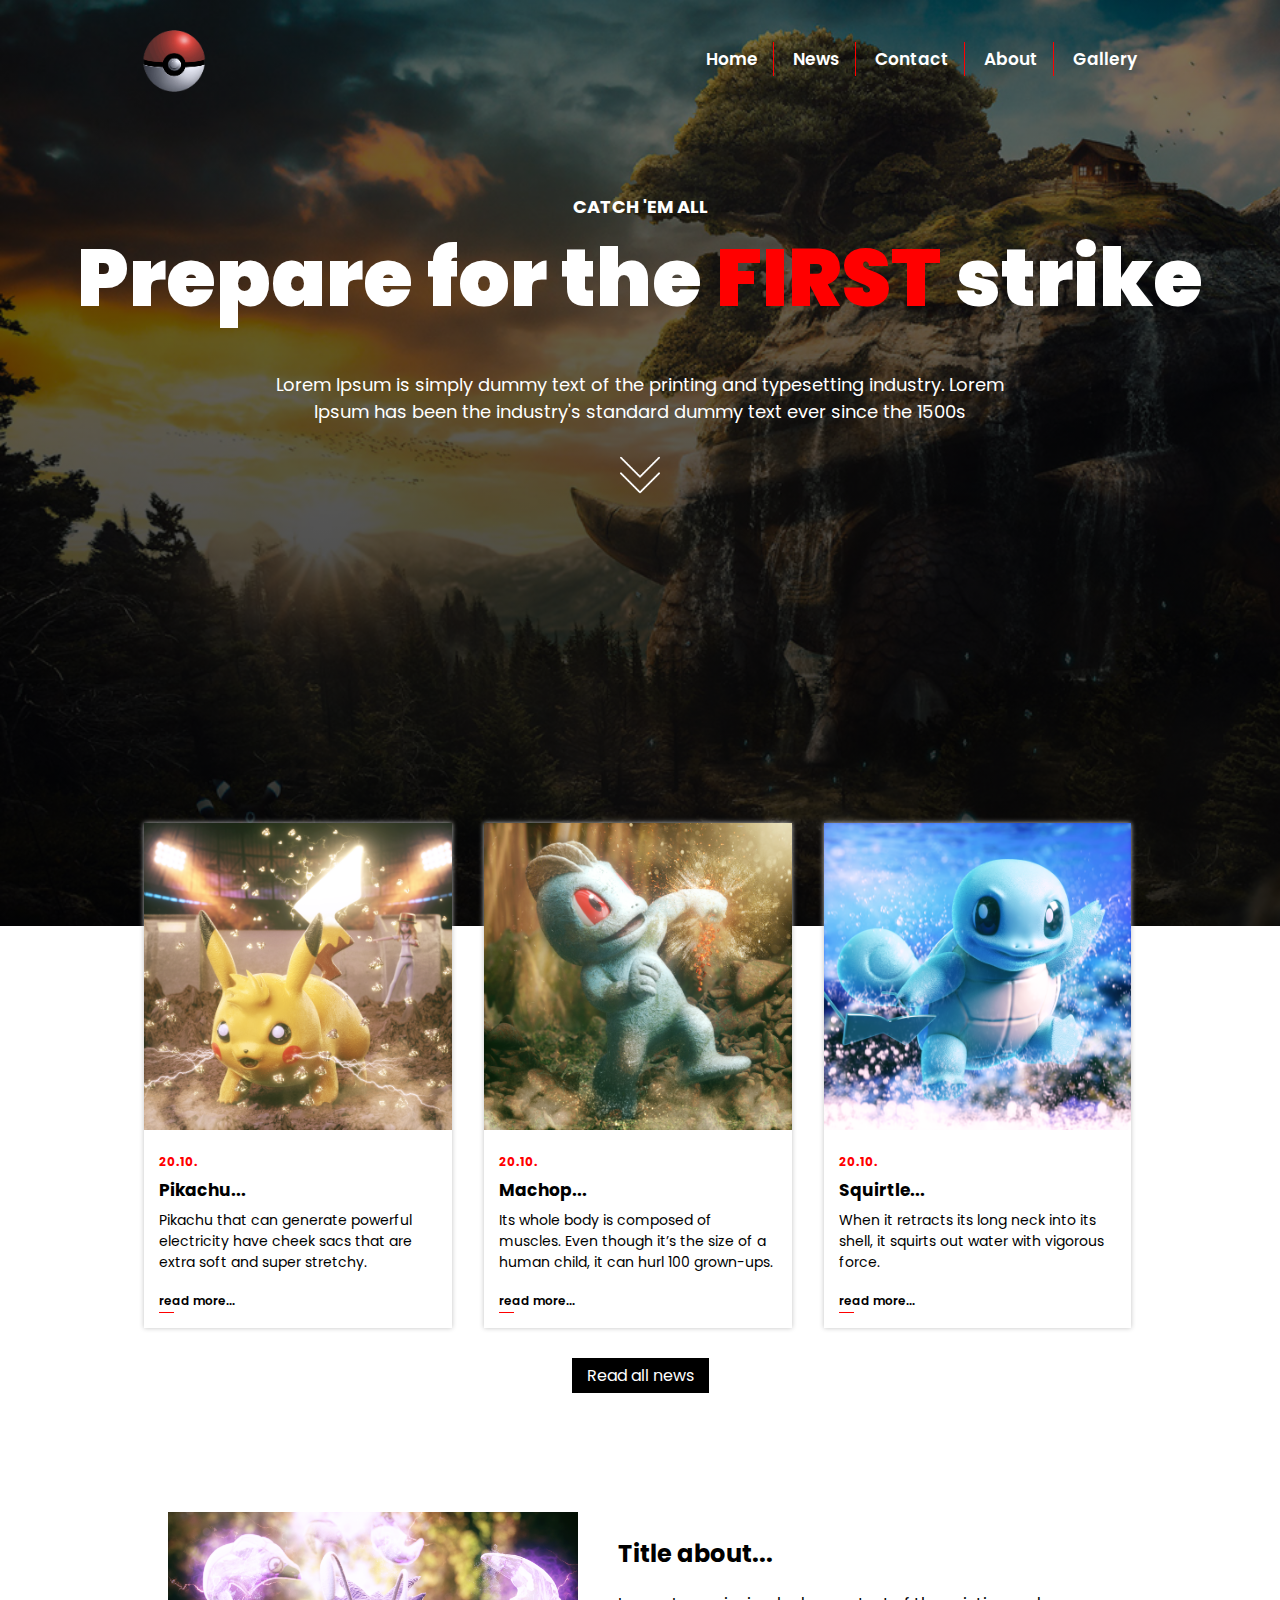
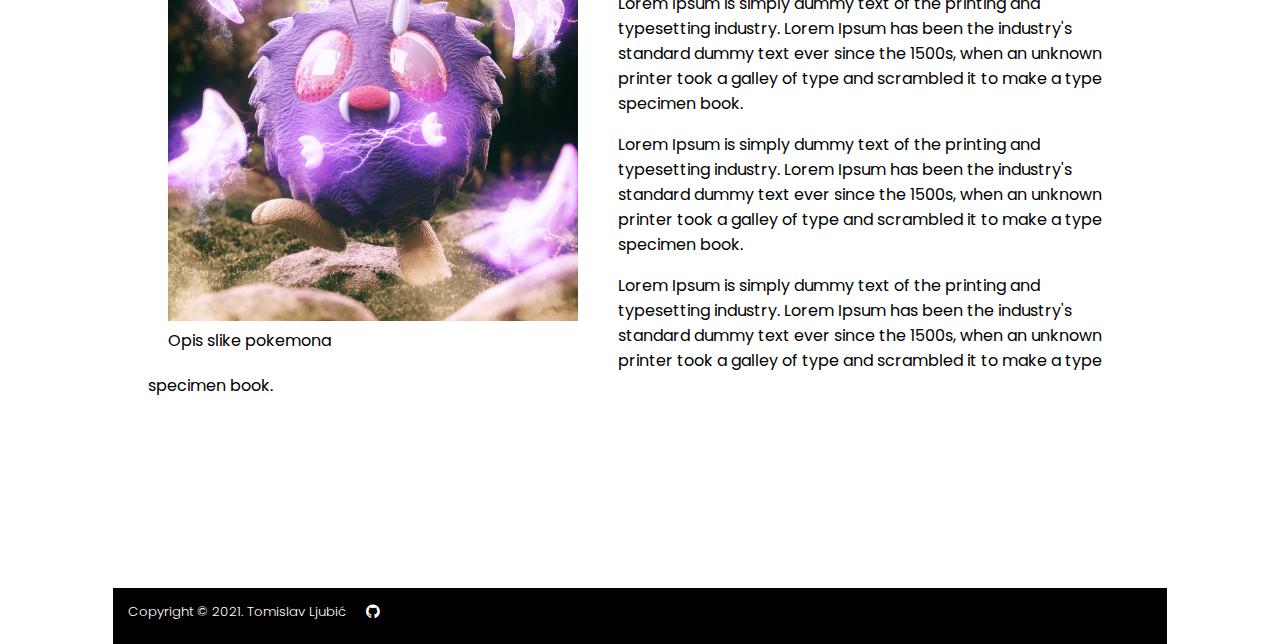
<file: Index.html>
<!DOCTYPE html>
<html lang="en">
<head>
    <meta charset="UTF-8">
    <meta http-equiv="X-UA-Compatible" content="IE=edge">
    <meta name="description" content="Projektni zadatak iz kolegija 'Napredne tehnike programiranja web servisa (.open-source)'">
    <meta name="keywords" content="HTML, CSS">
    <meta name="author" content="Tomislav Ljubić">
    <meta name="viewport" content="width=device-width, initial-scale=1.0">
    <link rel="stylesheet" href="style.css">

    <link rel="preconnect" href="https://fonts.googleapis.com">
    <link rel="preconnect" href="https://fonts.gstatic.com" crossorigin>
    <link href="https://fonts.googleapis.com/css2?family=Poppins&display=swap" rel="stylesheet">

    <link rel="stylesheet" href="https://cdnjs.cloudflare.com/ajax/libs/font-awesome/4.7.0/css/font-awesome.min.css">

    <title>Pokemons</title>
</head>
<body>

    <header>
        <nav>
            <div class="logo">
                <img src="Slike/Logo-pokemon.png">
            </div>

            <div class="navigation-list">
                <ul>
                    <li><a href="Index.html">Home</a></li>
                    <li><a href="News.html">News</a></li>
                    <li><a href="Contact.html">Contact</a></li>
                    <li><a href="About.html">About</a></li>
                    <li><a href="Gallery.html">Gallery</a></li>
                </ul>
            </div>

        </nav>

        <div class="clear"></div>

        <div class="header-text">
            <h3>Catch 'em all</h3>
            <h1>Prepare for the <span class="red-bold">first</span> strike</h1>
            <p>Lorem Ipsum is simply dummy text of the printing and typesetting industry. Lorem Ipsum has been the industry's standard dummy text ever since the 1500s</p>
            <img src="Slike/down-arrow (1).png">
        </div>

    </header>


    <main>
        <div class="news">
            <article>
                <a href="Article.html"><img src="Slike/Pikachu.png"></a>
                <div class="content">
                    <h4>20.10.</h4>
                    <a href="Article.html"><h3>Pikachu...</h3></a>
                    <p>Pikachu that can generate powerful electricity have cheek sacs that are extra soft and super stretchy.</p>
                    <a href="Article.html"><span class="line">read more...</span></a>
                </div>
            </article>

            <article>
                <a href="Article.html"><img src="Slike/Machop.png"></a>
                <div class="content">
                    <h4>20.10.</h4>               
                    <a href="Article.html"><h3>Machop...</h3></a>
                    <p>Its whole body is composed of muscles. Even though it’s the size of a human child, it can hurl 100 grown-ups.</p>
                    <a href="Article.html"><span class="line">read more...</span></a>
                </div>
            </article>

            <article>
                <a href="Article.html"><img src="Slike/Squirtle.png"></a>
                <div class="content">
                    <h4>20.10.</h4>
                    <a href="Article.html"><h3>Squirtle...</h3></a>
                    <p>When it retracts its long neck into its shell, it squirts out water with vigorous force.</p>
                    <a href="Article.html"><span class="line">read more...</span></a>
                </div>
            </article>

            <div class="clear"></div>

            <div class="button">
                <a href="News.html">Read all news</a>
            </div>
            
        </div>


        <div class="about">
            <figure>
                <img src="Slike/Venonat.png">
                <figcaption>Opis slike pokemona</figcaption>
            </figure>

            <div class="about-content">
                <h2>Title about...</h2>
                <p>Lorem Ipsum is simply dummy text of the printing and typesetting industry. Lorem Ipsum has been the industry's standard dummy text ever since the 1500s, when an unknown printer took a galley of type and scrambled it to make a type specimen book.</p>
                <p>Lorem Ipsum is simply dummy text of the printing and typesetting industry. Lorem Ipsum has been the industry's standard dummy text ever since the 1500s, when an unknown printer took a galley of type and scrambled it to make a type specimen book.</p>
                <p>Lorem Ipsum is simply dummy text of the printing and typesetting industry. Lorem Ipsum has been the industry's standard dummy text ever since the 1500s, when an unknown printer took a galley of type and scrambled it to make a type specimen book.</p>
            </div>

            <div class="clear"></div>

        </div>

    </main>

    <footer>
        <div>
            <h5>Copyright © 2021. Tomislav Ljubić</h5>
            <a href="https://github.com/TLjubic-TVZ"><i class="fa fa-github"></i></a>
            <div class="clear"></div>
        </div>
        
        
    </footer>
    
</body>
</html>
</file>
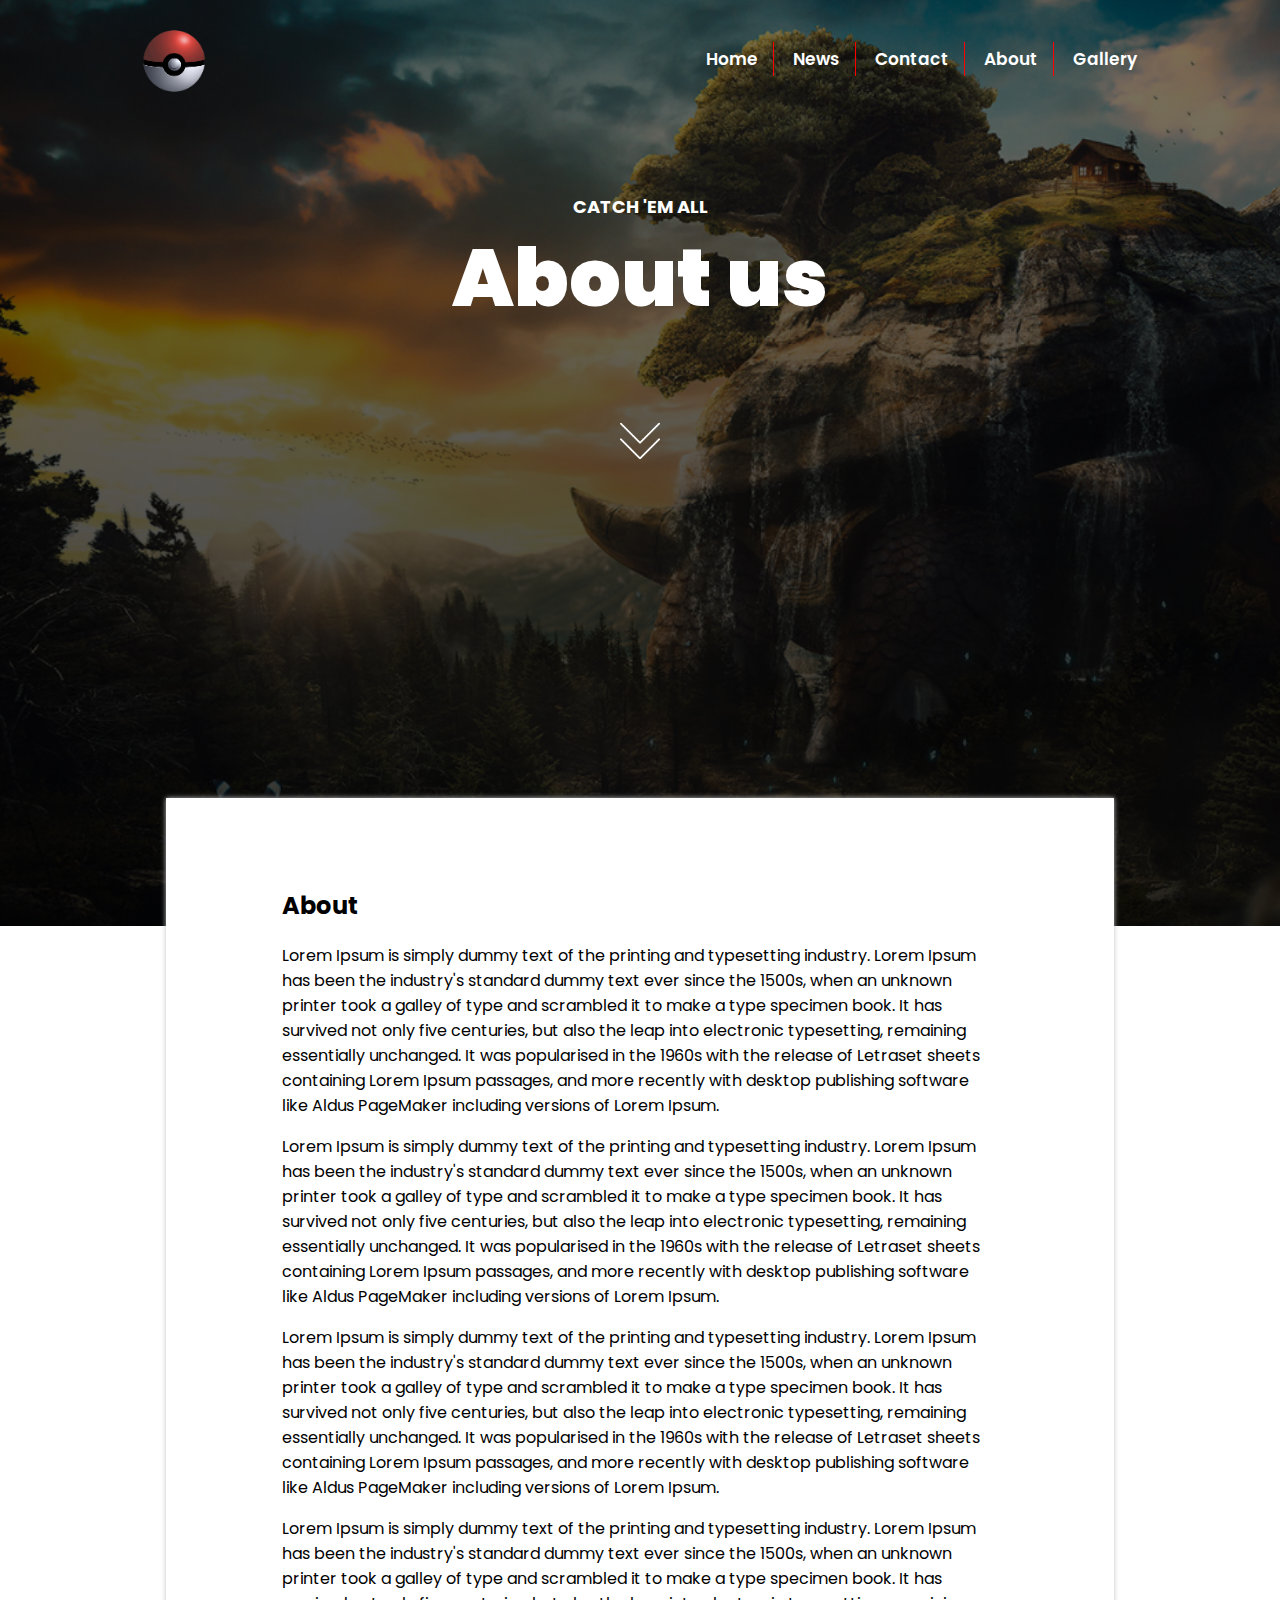
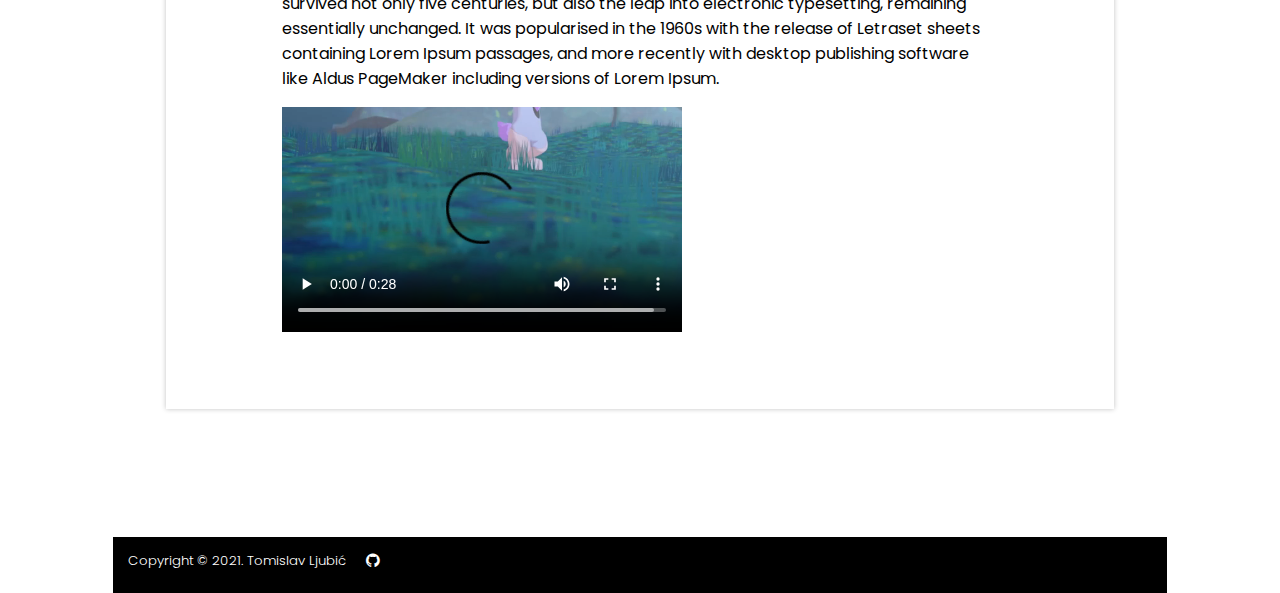
<file: About.html>
<!DOCTYPE html>
<html lang="en">
<head>
    <meta charset="UTF-8">
    <meta http-equiv="X-UA-Compatible" content="IE=edge">
    <meta name="description" content="Projektni zadatak iz kolegija 'Napredne tehnike programiranja web servisa (.open-source)'">
    <meta name="keywords" content="HTML, CSS">
    <meta name="author" content="Tomislav Ljubić">
    <meta name="viewport" content="width=device-width, initial-scale=1.0">
    <link rel="stylesheet" href="style.css">

    <link rel="preconnect" href="https://fonts.googleapis.com">
    <link rel="preconnect" href="https://fonts.gstatic.com" crossorigin>
    <link href="https://fonts.googleapis.com/css2?family=Poppins&display=swap" rel="stylesheet">

    <link rel="stylesheet" href="https://cdnjs.cloudflare.com/ajax/libs/font-awesome/4.7.0/css/font-awesome.min.css">

    <title>Pokemons - About</title>
</head>
<body>

    <header class="about-header"> 
        <nav>
            <div class="logo">
                <img src="Slike/Logo-pokemon.png">
            </div>

            <div class="navigation-list">
                <ul>
                    <li><a href="Index.html">Home</a></li>
                    <li><a href="News.html">News</a></li>
                    <li><a href="Contact.html">Contact</a></li>
                    <li><a href="About.html">About</a></li>
                    <li><a href="Gallery.html">Gallery</a></li>
                </ul>
            </div>

        </nav>

        <div class="clear"></div>

        <div class="header-text">
            <h3>Catch 'em all</h3>
            <h1>About us</h1>
            <img src="Slike/down-arrow (1).png">
        </div>

    </header>


    <main class="about-main">
        <div class="about-details">
            <h2>About</h2>
            <p>Lorem Ipsum is simply dummy text of the printing and typesetting industry. Lorem Ipsum has been the industry's standard dummy text ever since the 1500s, when an unknown printer took a galley of type and scrambled it to make a type specimen book. It has survived not only five centuries, but also the leap into electronic typesetting, remaining essentially unchanged. It was popularised in the 1960s with the release of Letraset sheets containing Lorem Ipsum passages, and more recently with desktop publishing software like Aldus PageMaker including versions of Lorem Ipsum.</p>

            <p>Lorem Ipsum is simply dummy text of the printing and typesetting industry. Lorem Ipsum has been the industry's standard dummy text ever since the 1500s, when an unknown printer took a galley of type and scrambled it to make a type specimen book. It has survived not only five centuries, but also the leap into electronic typesetting, remaining essentially unchanged. It was popularised in the 1960s with the release of Letraset sheets containing Lorem Ipsum passages, and more recently with desktop publishing software like Aldus PageMaker including versions of Lorem Ipsum.</p>

            <p>Lorem Ipsum is simply dummy text of the printing and typesetting industry. Lorem Ipsum has been the industry's standard dummy text ever since the 1500s, when an unknown printer took a galley of type and scrambled it to make a type specimen book. It has survived not only five centuries, but also the leap into electronic typesetting, remaining essentially unchanged. It was popularised in the 1960s with the release of Letraset sheets containing Lorem Ipsum passages, and more recently with desktop publishing software like Aldus PageMaker including versions of Lorem Ipsum.</p>
            
            <p>Lorem Ipsum is simply dummy text of the printing and typesetting industry. Lorem Ipsum has been the industry's standard dummy text ever since the 1500s, when an unknown printer took a galley of type and scrambled it to make a type specimen book. It has survived not only five centuries, but also the leap into electronic typesetting, remaining essentially unchanged. It was popularised in the 1960s with the release of Letraset sheets containing Lorem Ipsum passages, and more recently with desktop publishing software like Aldus PageMaker including versions of Lorem Ipsum.</p>
        

            <video width="400" controls>
                <source src="Teddiursa Evolves into Ursavoid in Pokémon Legends_ Arceus!.mp4" type="video/mp4">
            </video>

        </div>

    </main>

    <footer>
        <div>
            <h5>Copyright © 2021. Tomislav Ljubić</h5>
            <a href="https://github.com/TLjubic-TVZ"><i class="fa fa-github"></i></a>
            <div class="clear"></div>
        </div>
        
        
    </footer>
    
</body>
</html>
</file>
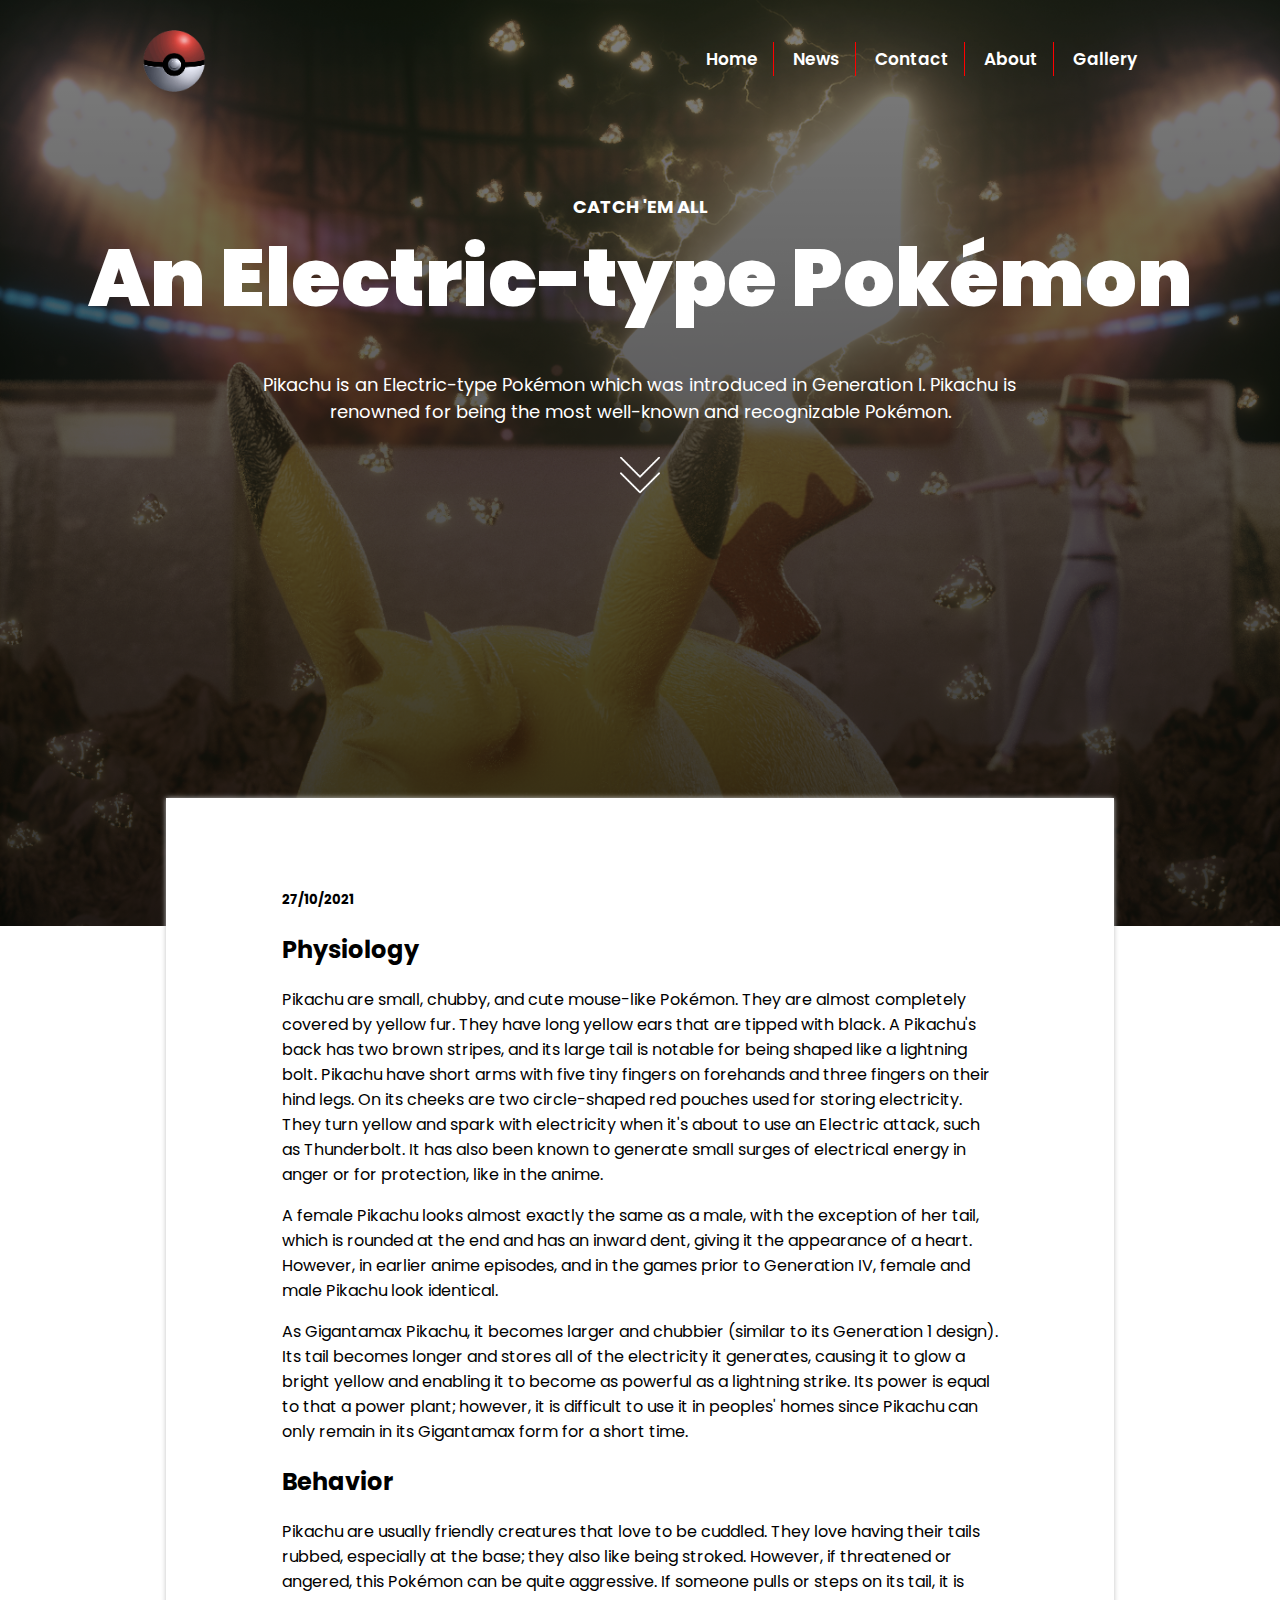
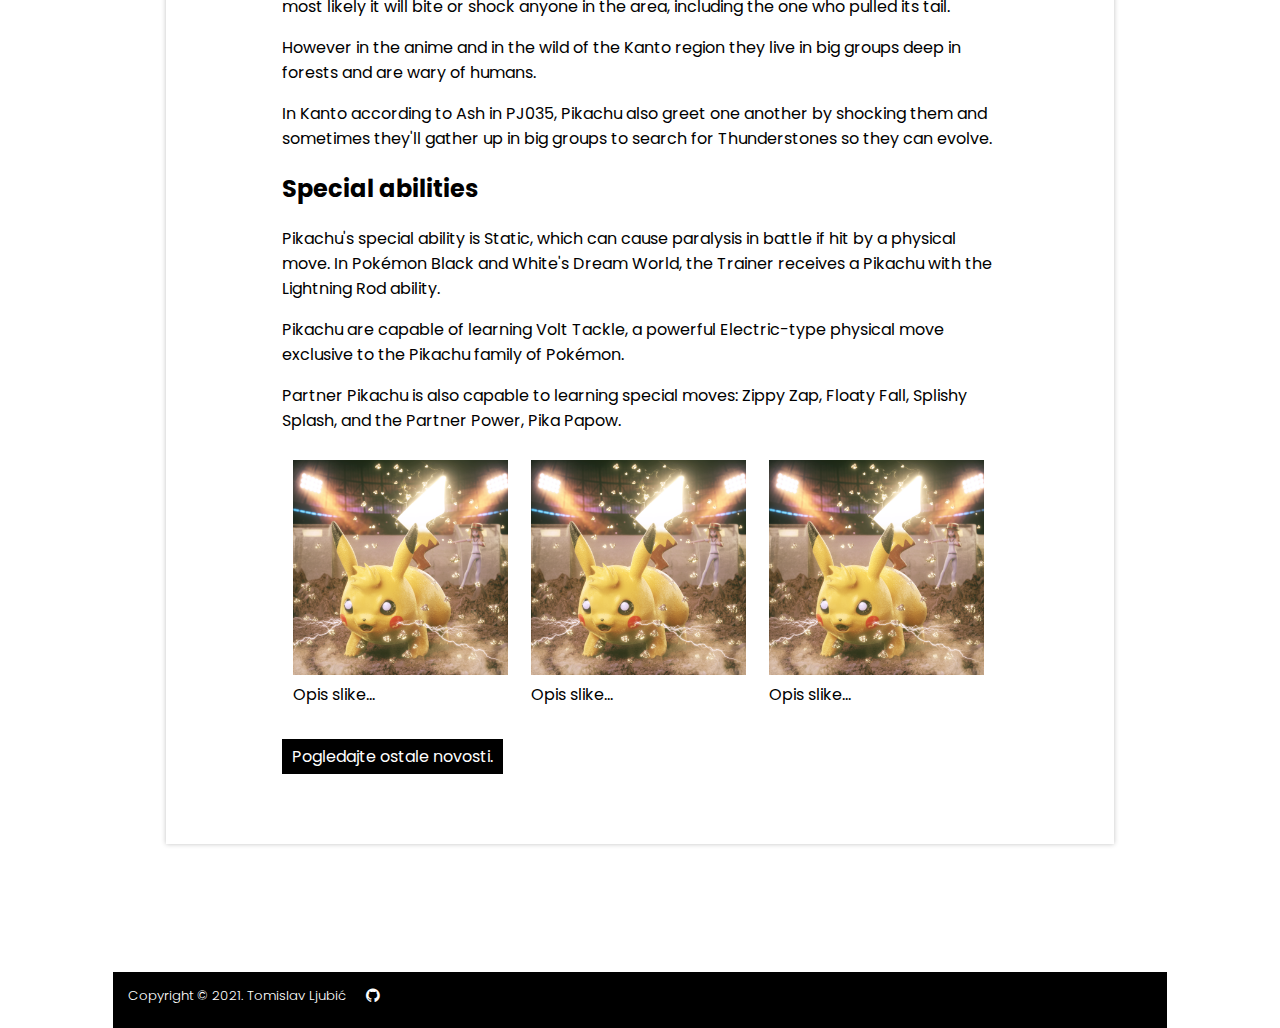
<file: Article.html>
<!DOCTYPE html>
<html lang="en">
<head>
    <meta charset="UTF-8">
    <meta http-equiv="X-UA-Compatible" content="IE=edge">
    <meta name="description" content="Projektni zadatak iz kolegija 'Napredne tehnike programiranja web servisa (.open-source)'">
    <meta name="keywords" content="HTML, CSS">
    <meta name="author" content="Tomislav Ljubić">
    <meta name="viewport" content="width=device-width, initial-scale=1.0">
    <link rel="stylesheet" href="style.css">

    <link rel="preconnect" href="https://fonts.googleapis.com">
    <link rel="preconnect" href="https://fonts.gstatic.com" crossorigin>
    <link href="https://fonts.googleapis.com/css2?family=Poppins&display=swap" rel="stylesheet">

    <link rel="stylesheet" href="https://cdnjs.cloudflare.com/ajax/libs/font-awesome/4.7.0/css/font-awesome.min.css">

    <title>Pokemons - Article</title>
</head>
<body>

    <header class="article-header"> 
        <nav>
            <div class="logo">
                <img src="Slike/Logo-pokemon.png">
            </div>

            <div class="navigation-list">
                <ul>
                    <li><a href="Index.html">Home</a></li>
                    <li><a href="News.html">News</a></li>
                    <li><a href="Contact.html">Contact</a></li>
                    <li><a href="About.html">About</a></li>
                    <li><a href="Gallery.html">Gallery</a></li>
                </ul>
            </div>

        </nav>

        <div class="clear"></div>

        <div class="header-text">
            <h3>Catch 'em all</h3>
            <h1>An Electric-type Pokémon</h1>
            <p>Pikachu is an Electric-type Pokémon which was introduced in Generation I. Pikachu is renowned for being the most well-known and recognizable Pokémon.</p>
            <img src="Slike/down-arrow (1).png">
        </div>

    </header>


    <main class="article-main">
        <div class="article-details">
            <h5>27/10/2021</h5>
            <h2>Physiology</h2>
            <p>Pikachu are small, chubby, and cute mouse-like Pokémon. They are almost completely covered by yellow fur. They have long yellow ears that are tipped with black. A Pikachu's back has two brown stripes, and its large tail is notable for being shaped like a lightning bolt. Pikachu have short arms with five tiny fingers on forehands and three fingers on their hind legs. On its cheeks are two circle-shaped red pouches used for storing electricity. They turn yellow and spark with electricity when it's about to use an Electric attack, such as Thunderbolt. It has also been known to generate small surges of electrical energy in anger or for protection, like in the anime.</p>
            
            <p>A female Pikachu looks almost exactly the same as a male, with the exception of her tail, which is rounded at the end and has an inward dent, giving it the appearance of a heart. However, in earlier anime episodes, and in the games prior to Generation IV, female and male Pikachu look identical.</p>

            <p>As Gigantamax Pikachu, it becomes larger and chubbier (similar to its Generation 1 design). Its tail becomes longer and stores all of the electricity it generates, causing it to glow a bright yellow and enabling it to become as powerful as a lightning strike. Its power is equal to that a power plant; however, it is difficult to use it in peoples' homes since Pikachu can only remain in its Gigantamax form for a short time.</p>

            <h2>Behavior</h2>
            <p>Pikachu are usually friendly creatures that love to be cuddled. They love having their tails rubbed, especially at the base; they also like being stroked. However, if threatened or angered, this Pokémon can be quite aggressive. If someone pulls or steps on its tail, it is most likely it will bite or shock anyone in the area, including the one who pulled its tail.</p>

            <p>However in the anime and in the wild of the Kanto region they live in big groups deep in forests and are wary of humans.</p>

            <p>In Kanto according to Ash in PJ035, Pikachu also greet one another by shocking them and sometimes they'll gather up in big groups to search for Thunderstones so they can evolve.</p>

            <h2>Special abilities</h2>
            <p>Pikachu's special ability is Static, which can cause paralysis in battle if hit by a physical move. In Pokémon Black and White's Dream World, the Trainer receives a Pikachu with the Lightning Rod ability.</p>

            <p>Pikachu are capable of learning Volt Tackle, a powerful Electric-type physical move exclusive to the Pikachu family of Pokémon.</p>

            <p>Partner Pikachu is also capable to learning special moves: Zippy Zap, Floaty Fall, Splishy Splash, and the Partner Power, Pika Papow.</p>


            <figure>
                <img src="Slike/Pikachu.png">
                <figcaption>Opis slike...</figcaption>
            </figure>
            <figure>
                <img src="Slike/Pikachu.png">
                <figcaption>Opis slike...</figcaption>
            </figure>
            <figure>
                <img src="Slike/Pikachu.png">
                <figcaption>Opis slike...</figcaption>
            </figure>

            <div class="clear"></div>


            <a class="back-news" href="News.html">Pogledajte ostale novosti.</a>
        </div>

    </main>

    <footer>
        <div>
            <h5>Copyright © 2021. Tomislav Ljubić</h5>
            <a href="https://github.com/TLjubic-TVZ"><i class="fa fa-github"></i></a>
            <div class="clear"></div>
        </div>
        
        
    </footer>
    
</body>
</html>
</file>
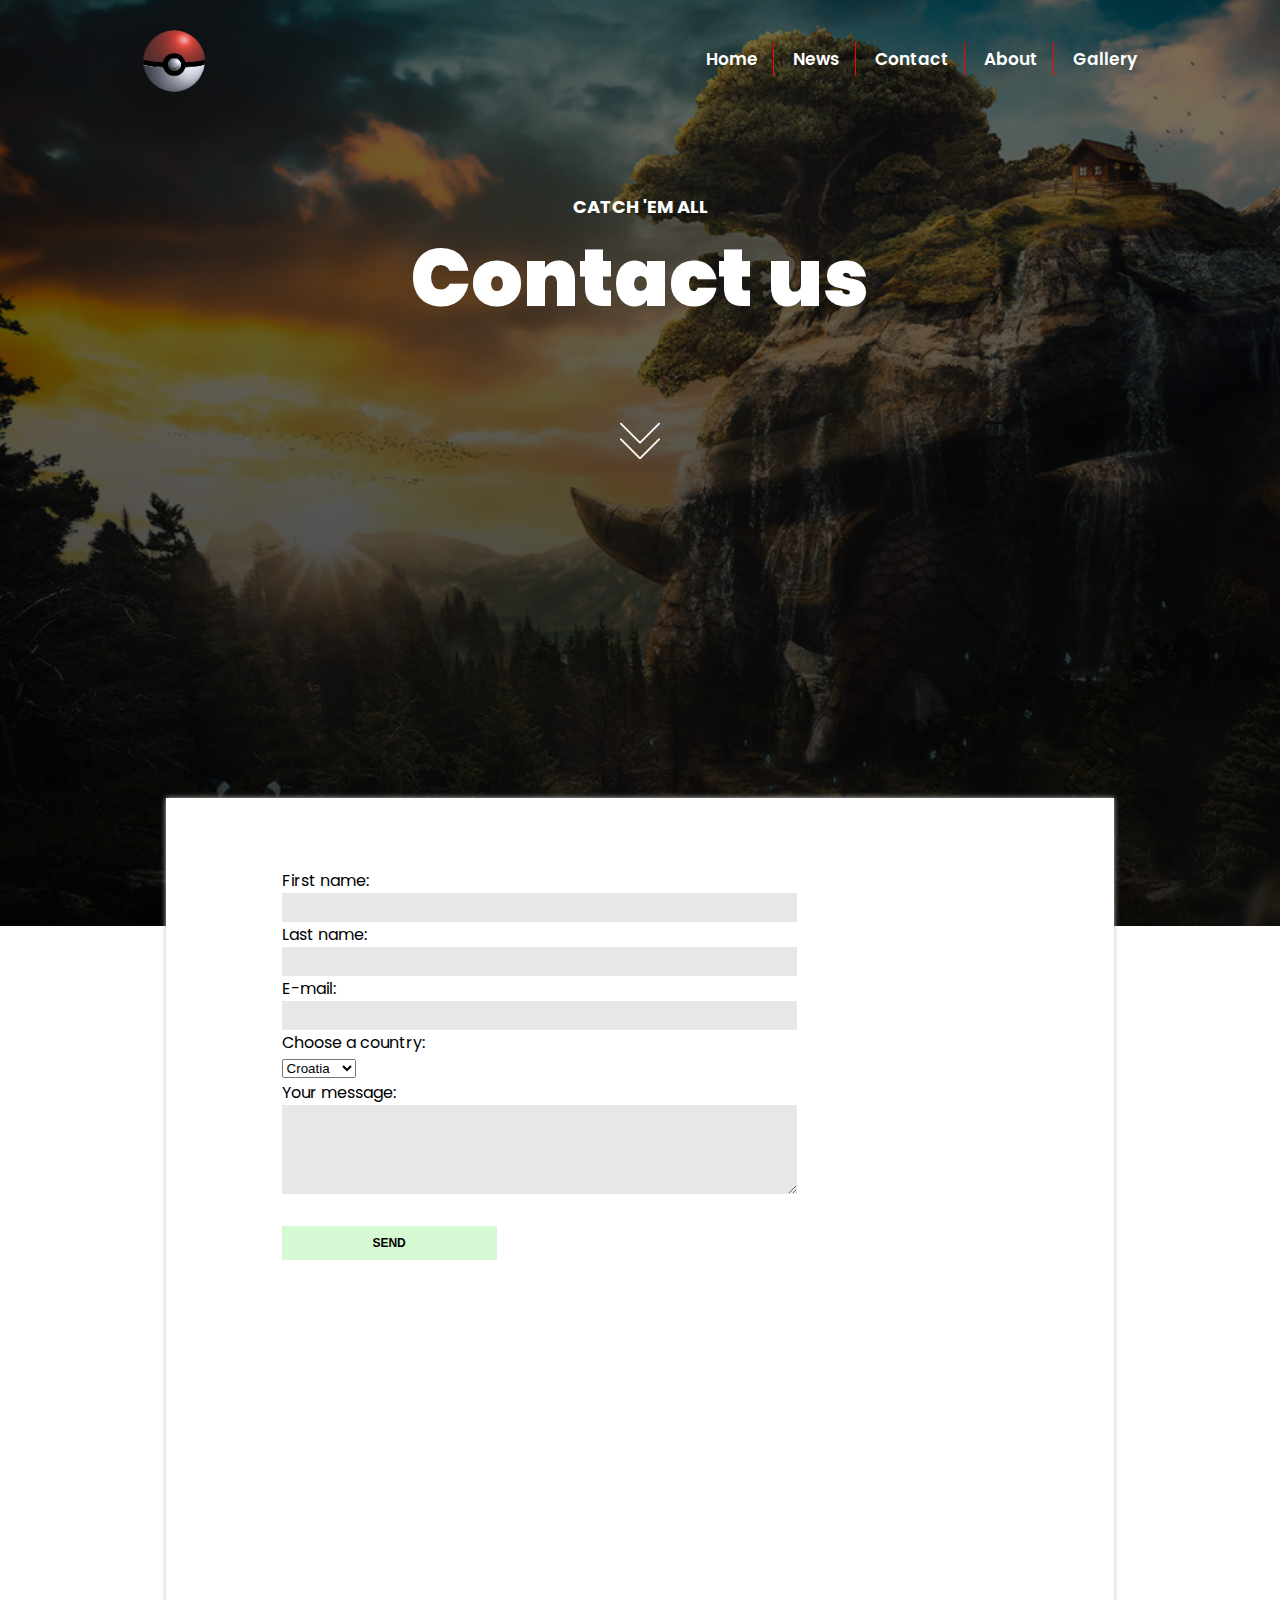
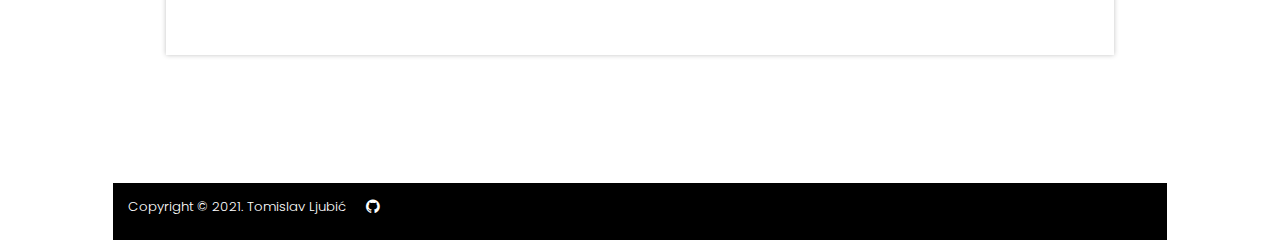
<file: Contact.html>
<!DOCTYPE html>
<html lang="en">
<head>
    <meta charset="UTF-8">
    <meta http-equiv="X-UA-Compatible" content="IE=edge">
    <meta name="description" content="Projektni zadatak iz kolegija 'Napredne tehnike programiranja web servisa (.open-source)'">
    <meta name="keywords" content="HTML, CSS">
    <meta name="author" content="Tomislav Ljubić">
    <meta name="viewport" content="width=device-width, initial-scale=1.0">
    <link rel="stylesheet" href="style.css">

    <link rel="preconnect" href="https://fonts.googleapis.com">
    <link rel="preconnect" href="https://fonts.gstatic.com" crossorigin>
    <link href="https://fonts.googleapis.com/css2?family=Poppins&display=swap" rel="stylesheet">

    <link rel="stylesheet" href="https://cdnjs.cloudflare.com/ajax/libs/font-awesome/4.7.0/css/font-awesome.min.css">

    <title>Pokemons - Contact</title>
</head>
<body>

    <header class="contact-header"> 
        <nav>
            <div class="logo">
                <img src="Slike/Logo-pokemon.png">
            </div>

            <div class="navigation-list">
                <ul>
                    <li><a href="Index.html">Home</a></li>
                    <li><a href="News.html">News</a></li>
                    <li><a href="Contact.html">Contact</a></li>
                    <li><a href="About.html">About</a></li>
                    <li><a href="Gallery.html">Gallery</a></li>
                </ul>
            </div>

        </nav>

        <div class="clear"></div>

        <div class="header-text">
            <h3>Catch 'em all</h3>
            <h1>Contact us</h1>
            <img src="Slike/down-arrow (1).png">
        </div>

    </header>


    <main class="contact-main">
        <div class="contact-details">
            <form>
                <label for="fname">First name:</label><br>
                <input type="text" id="fname" name="fname"><br>
                <label for="lname">Last name:</label><br>
                <input type="text" id="lname" name="lname"><br>
                <label for="mail">E-mail:</label><br>
                <input type="email" id="mail" name="mail"><br>

                <label for="countries">Choose a country:</label><br>
                <select id="countries" name="countries">
                    <option value="cro">Croatia</option>
                    <option value="slo">Slovenia</option>
                    <option value="ita">Italy</option>
                    <option value="fra">France</option>
                </select><br>
                
                <label for="message">Your message:</label><br>
                <textarea name="message" rows="5" cols="30"></textarea><br><br>

                <input type="submit" value="Send"><br><br>
            </form>

            <div class="mapouter"><div class="gmap_canvas"><iframe width="100%" height="300" id="gmap_canvas" src="https://maps.google.com/maps?q=Vrbik%20III,%20Zagreb&t=&z=15&ie=UTF8&iwloc=&output=embed" frameborder="0" scrolling="no" marginheight="0" marginwidth="0"></iframe><a href="https://123movies-to.org"></a><br><style>.mapouter{position:relative;text-align:right;height:300px;width:100%;}</style><a href="https://www.embedgooglemap.net">embedgooglemap.net</a><style>.gmap_canvas {overflow:hidden;background:none!important;height:300px;width:100%;}</style></div></div>

        </div>

    </main>

    <footer>
        <div>
            <h5>Copyright © 2021. Tomislav Ljubić</h5>
            <a href="https://github.com/TLjubic-TVZ"><i class="fa fa-github"></i></a>
            <div class="clear"></div>
        </div>
        
        
    </footer>
    
</body>
</html>
</file>
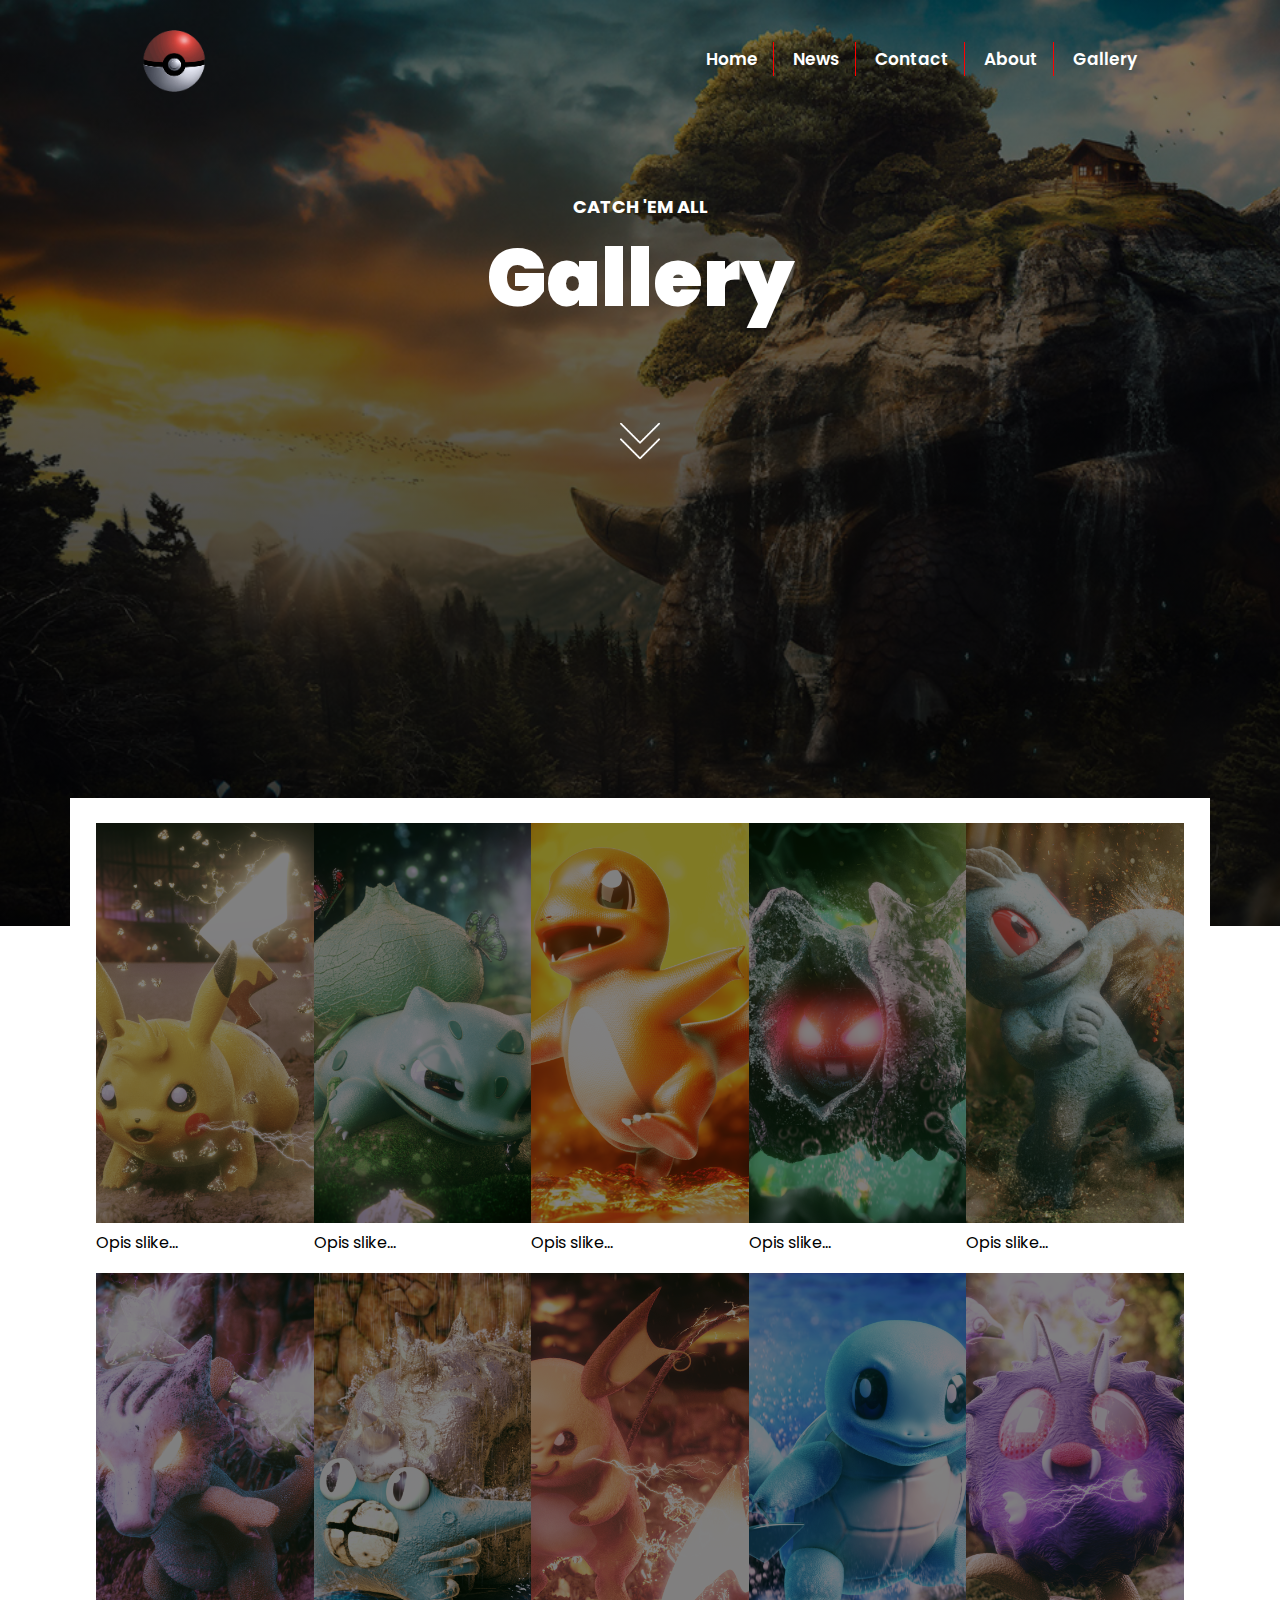
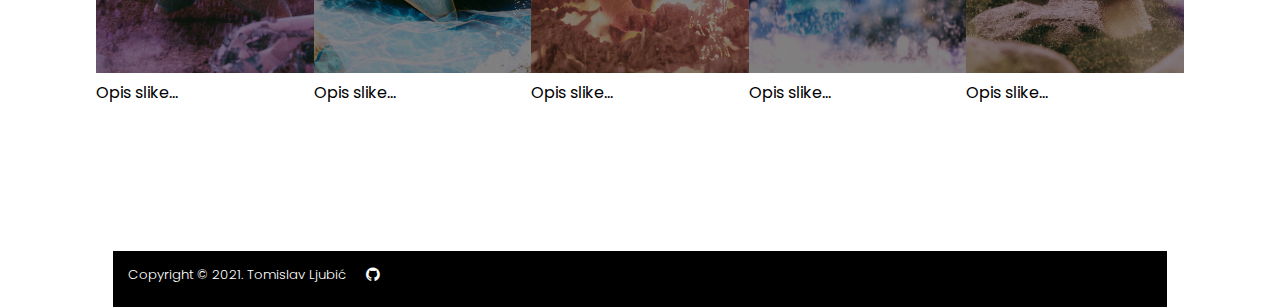
<file: Gallery.html>
<!DOCTYPE html>
<html lang="en">
<head>
    <meta charset="UTF-8">
    <meta http-equiv="X-UA-Compatible" content="IE=edge">
    <meta name="description" content="Projektni zadatak iz kolegija 'Napredne tehnike programiranja web servisa (.open-source)'">
    <meta name="keywords" content="HTML, CSS">
    <meta name="author" content="Tomislav Ljubić">
    <meta name="viewport" content="width=device-width, initial-scale=1.0">
    <link rel="stylesheet" href="style.css">

    <link rel="preconnect" href="https://fonts.googleapis.com">
    <link rel="preconnect" href="https://fonts.gstatic.com" crossorigin>
    <link href="https://fonts.googleapis.com/css2?family=Poppins&display=swap" rel="stylesheet">

    <link rel="stylesheet" href="https://cdnjs.cloudflare.com/ajax/libs/font-awesome/4.7.0/css/font-awesome.min.css">

    <title>Pokemons - Gallery</title>
</head>
<body>

    <header class="contact-header"> 
        <nav>
            <div class="logo">
                <img src="Slike/Logo-pokemon.png">
            </div>

            <div class="navigation-list">
                <ul>
                    <li><a href="Index.html">Home</a></li>
                    <li><a href="News.html">News</a></li>
                    <li><a href="Contact.html">Contact</a></li>
                    <li><a href="About.html">About</a></li>
                    <li><a href="Gallery.html">Gallery</a></li>
                </ul>
            </div>

        </nav>

        <div class="clear"></div>

        <div class="header-text">
            <h3>Catch 'em all</h3>
            <h1>Gallery</h1>
            <img src="Slike/down-arrow (1).png">
        </div>

    </header>


    <main class="gallery-main">
        <div class="gallery-details">
            <figure>
                <a href="Slike/Pikachu.png" target="_blank">
                    <img src="Slike/Pikachu.png">
                </a>
                <figcaption>Opis slike...</figcaption>
            </figure>
            <figure>               
                <a href="Slike/Bulbasaur.png" target="_blank">
                    <img src="Slike/Bulbasaur.png">
                </a>
                <figcaption>Opis slike...</figcaption>
            </figure>
            <figure>
                <a href="Slike/Charamander.png" target="_blank">
                    <img src="Slike/Charamander.png">
                </a>
                <figcaption>Opis slike...</figcaption>
            </figure>
            <figure>
                <a href="Slike/Cloyster.png" target="_blank">
                    <img src="Slike/Cloyster.png">
                </a>
                <figcaption>Opis slike...</figcaption>
            </figure>
            <figure> 
                <a href="Slike/Machop.png" target="_blank">
                    <img src="Slike/Machop.png">
                </a>
                <figcaption>Opis slike...</figcaption>
            </figure>
        </div>

        <div class="gallery-details sec2">
            <figure>         
                <a href="Slike/Marowak.png" target="_blank">
                    <img src="Slike/Marowak.png">
                </a>
                <figcaption>Opis slike...</figcaption>
            </figure>
            <figure>
                <a href="Slike/Omastar.png" target="_blank">
                    <img src="Slike/Omastar.png">
                </a>  
                <figcaption>Opis slike...</figcaption>
            </figure>
            <figure>
                <a href="Slike/Raichu.png" target="_blank">
                    <img src="Slike/Raichu.png">
                </a>  
                <figcaption>Opis slike...</figcaption>
            </figure>
            <figure>
                <a href="Slike/Squirtle.png" target="_blank">
                    <img src="Slike/Squirtle.png">
                </a>            
                <figcaption>Opis slike...</figcaption>
            </figure>
            <figure>
                <a href="Slike/Venonat.png" target="_blank">
                    <img src='Slike/Venonat.png' />
                </a>
                <figcaption>Opis slike...</figcaption>
            </figure>
        </div>
    </main>

    <footer>
        <div>
            <h5>Copyright © 2021. Tomislav Ljubić</h5>
            <a href="https://github.com/TLjubic-TVZ"><i class="fa fa-github"></i></a>
            <div class="clear"></div>
        </div>
        
        
    </footer>
    
</body>
</html>
</file>
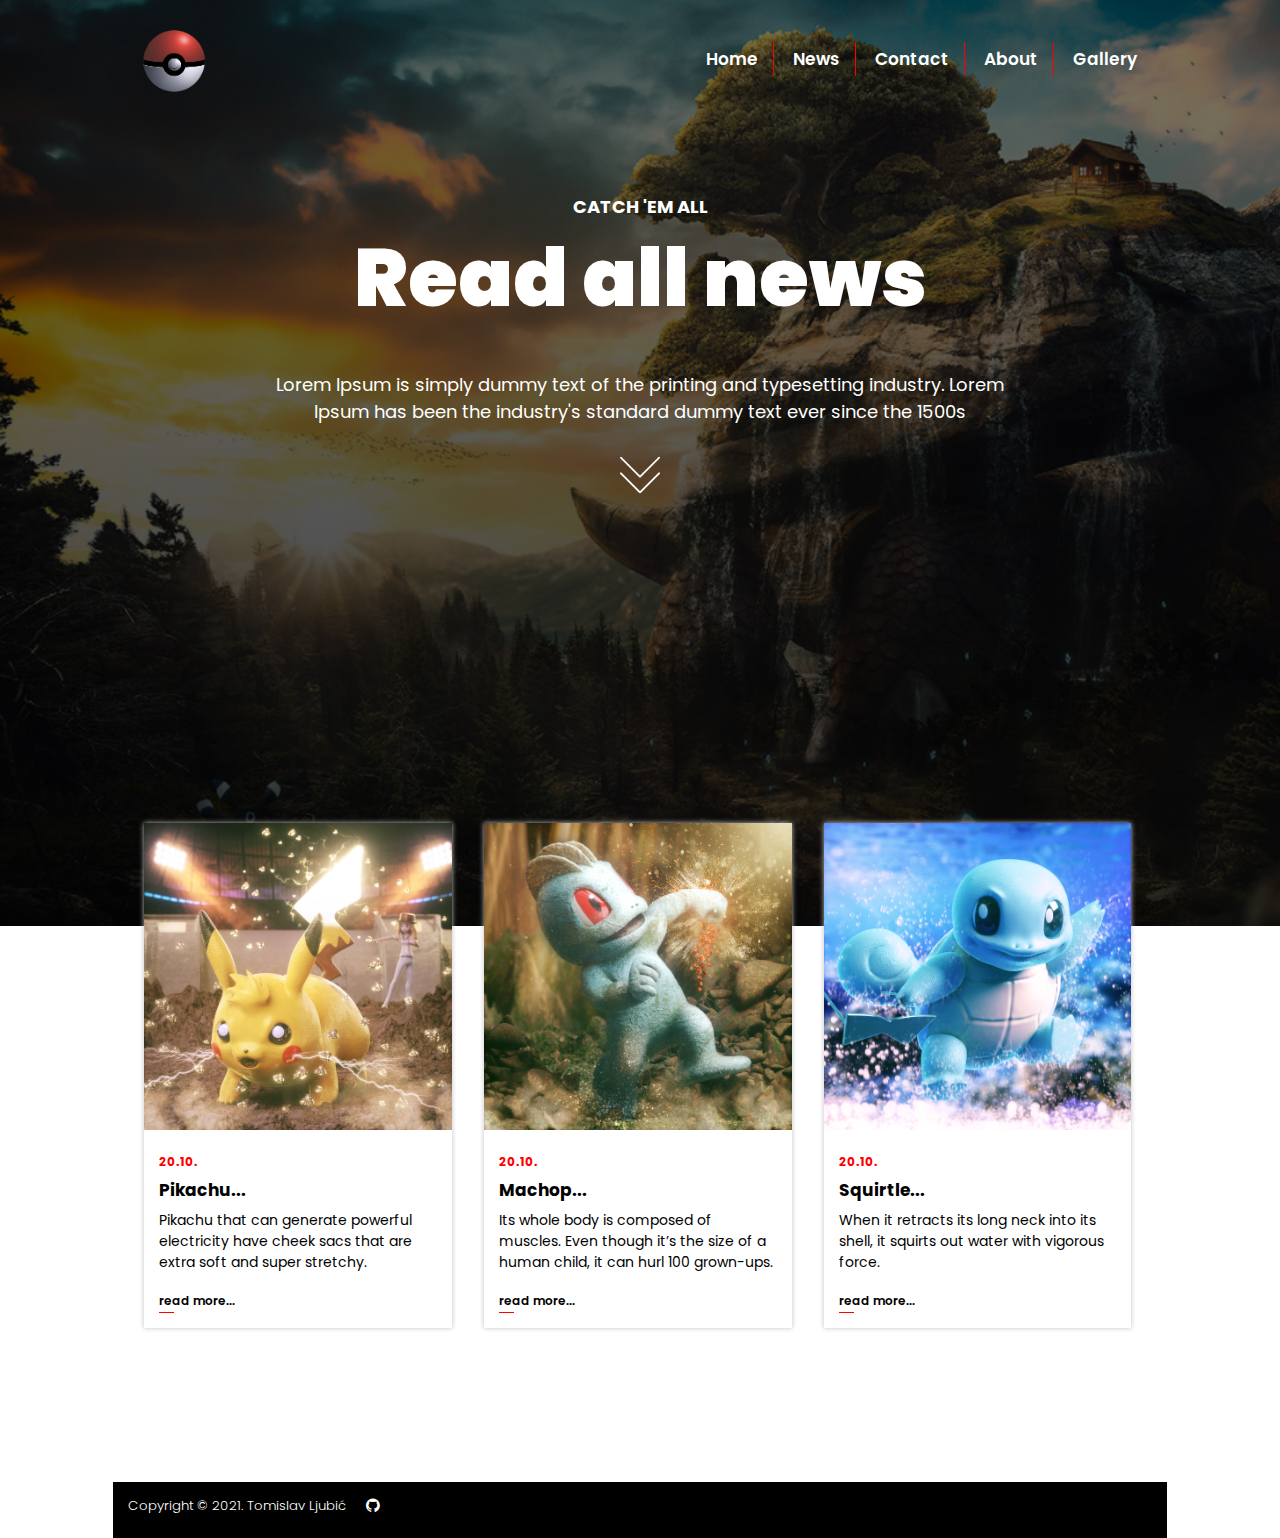
<file: News.html>
<!DOCTYPE html>
<html lang="en">
<head>
    <meta charset="UTF-8">
    <meta http-equiv="X-UA-Compatible" content="IE=edge">
    <meta name="description" content="Projektni zadatak iz kolegija 'Napredne tehnike programiranja web servisa (.open-source)'">
    <meta name="keywords" content="HTML, CSS">
    <meta name="author" content="Tomislav Ljubić">
    <meta name="viewport" content="width=device-width, initial-scale=1.0">
    <link rel="stylesheet" href="style.css">

    <link rel="preconnect" href="https://fonts.googleapis.com">
    <link rel="preconnect" href="https://fonts.gstatic.com" crossorigin>
    <link href="https://fonts.googleapis.com/css2?family=Poppins&display=swap" rel="stylesheet">

    <link rel="stylesheet" href="https://cdnjs.cloudflare.com/ajax/libs/font-awesome/4.7.0/css/font-awesome.min.css">

    <title>Pokemons - News</title>
</head>
<body>

    <header>
        <nav>
            <div class="logo">
                <img src="Slike/Logo-pokemon.png">
            </div>

            <div class="navigation-list">
                <ul>
                    <li><a href="Index.html">Home</a></li>
                    <li><a href="News.html">News</a></li>
                    <li><a href="Contact.html">Contact</a></li>
                    <li><a href="About.html">About</a></li>
                    <li><a href="Gallery.html">Gallery</a></li>
                </ul>
            </div>

        </nav>

        <div class="clear"></div>

        <div class="header-text">
            <h3>Catch 'em all</h3>
            <h1>Read all news</h1>
            <p>Lorem Ipsum is simply dummy text of the printing and typesetting industry. Lorem Ipsum has been the industry's standard dummy text ever since the 1500s</p>
            <img src="Slike/down-arrow (1).png">
        </div>

    </header>


    <main>
        <div class="news">
            <article>
                <a href="Article.html"><img src="Slike/Pikachu.png"></a>
                <div class="content">
                    <h4>20.10.</h4>
                    <a href="Article.html"><h3>Pikachu...</h3></a>
                    <p>Pikachu that can generate powerful electricity have cheek sacs that are extra soft and super stretchy.</p>
                    <a href="Article.html"><span class="line">read more...</span></a>
                </div>
            </article>

            <article>
                <a href="Article.html"><img src="Slike/Machop.png"></a>
                <div class="content">
                    <h4>20.10.</h4>               
                    <a href="Article.html"><h3>Machop...</h3></a>
                    <p>Its whole body is composed of muscles. Even though it’s the size of a human child, it can hurl 100 grown-ups.</p>
                    <a href="Article.html"><span class="line">read more...</span></a>
                </div>
            </article>

            <article>
                <a href="Article.html"><img src="Slike/Squirtle.png"></a>
                <div class="content">
                    <h4>20.10.</h4>
                    <a href="Article.html"><h3>Squirtle...</h3></a>
                    <p>When it retracts its long neck into its shell, it squirts out water with vigorous force.</p>
                    <a href="Article.html"><span class="line">read more...</span></a>
                </div>
            </article>

            
            <div class="clear"></div>
            
        </div>

    </main>

    <footer>
        <div>
            <h5>Copyright © 2021. Tomislav Ljubić</h5>
            <a href="https://github.com/TLjubic-TVZ"><i class="fa fa-github"></i></a>
            <div class="clear"></div>
        </div>
        
        
    </footer>
    
</body>
</html>
</file>
<file: style.css>
body {
    margin: 0;
    padding: 0;
    font-family: 'Poppins';
}

/* HEADER */

header {
    background: linear-gradient(0deg, rgba(0, 0, 0, 0.8), rgba(0, 0, 0, 0.5)), url(Slike/Bg.PNG);
    background-repeat: no-repeat;
    background-size: cover;

    padding-top: 2%;
    min-height: 100vh;
}


/* NAVIGATION */

nav {
    width: 80%;
    margin: 0 auto;
}

.logo {
    width: 15%;
    float: left;
}
.logo img {
    width: 60%;
    object-fit: cover;
}

.navigation-list {
    width: 85%;
    float: left;
    text-align: right;
}
.clear {
    clear: both !important;
}
.navigation-list ul {
    margin-top: 20px;
}
.navigation-list ul li {
    display: inline-block;
}
.navigation-list ul li a {
    text-decoration: none;
    font-size: 17px;
    font-family: "Poppins";
    font-weight: 600;
    color: white;
    padding: 5px 15px;
    border-right: 1px solid red;
}
.navigation-list ul li:nth-child(5) a {
    border: none;
}


/* TITLE - INTRO */

.header-text {
    margin-top: 10vh;
    text-align: center;
}
.header-text h3 {
    font-size: 18px;
    color: white; 
    text-transform: uppercase;
    text-align: center;
}
.header-text h1 {
    font-size: 80px;
    color: white;
    font-weight: 900;
    text-align: center;
    margin-top: -20px;
}
.red-bold {
    color: red;
    text-transform: uppercase;
}
.header-text p {
    font-size: 18px;
    color: white;
    text-align: center;
    width: 60%;
    margin: -20px auto 0;
}
.header-text img {
    width: 40px;
    margin-top: 30px;
}



/* MAIN - NEWS */

main {
    width: 80%;
    margin: -10% auto 0;
    /*background-color: white;*/
    padding: 2%;
}
.news article {
    width: 30%;
    margin: 0 1.6%;
    /*background-color: white;*/

    -webkit-box-shadow: 0px 0px 5px 0px rgba(194,194,194,1);
    -moz-box-shadow: 0px 0px 5px 0px rgba(194,194,194,1);
    box-shadow: 0px 0px 5px 0px rgba(194,194,194,1);

    float: left;
}
.news article img {
    width: 100%;
    object-fit: cover;
}
.news .content {
    padding: 0 15px 15px;
}
.news article h4 {
    font-size: 12px;
    color: red;
}
.news article h3 {
    font-size: 17px;
    margin-top: -10px;
}
.news article p {
    font-size: 14px;
    margin-top: -10px;
}
.news article a {
    text-decoration: none;
    color: black;
    font-size: 12px;
    font-weight: 600;
}
.news article a .line:after {
    content: "";
    display: block;
    width: 15px;
    border-top: 1px solid red;

}
.button {
    text-align: center;
}
.button a {
    text-align: center;
    margin-top: 30px;
    background-color: black;
    color: white;
    display: inline-block;
    text-decoration: none;
    padding: 5px 15px;
}



/* ABOUT */
.about {
    width: 100%;
    margin: 10% auto 0;
}
.about figure {
    width: 40%;
    float: left;
}
.about figure img {
    width: 100%;
    object-fit: cover;
}
.about .about-content {
    padding: 2%;
}



/* ARTICLE DETAILS */
.article-header {
    background: linear-gradient(0deg, rgba(0, 0, 0, 0.8), rgba(0, 0, 0, 0.5)), url(Slike/Pikachu.png);
    background-repeat: no-repeat;
    background-size: cover;
}
.article-main {
    background-color: white;
    width: 70%;

    -webkit-box-shadow: 0px 0px 5px 0px rgba(194,194,194,1);
    -moz-box-shadow: 0px 0px 5px 0px rgba(194,194,194,1);
    box-shadow: 0px 0px 5px 0px rgba(194,194,194,1);
}
.article-details {
    padding: 5% 10%;
}
.article-details a {
    background-color: black;
    color: white;
    text-decoration: none;
    padding: 5px 10px; 
    margin-top: 20px;
    display: inline-block;
}
.article-details figure {
    width: 30%;
    margin: 1.6%; 
    float: left;
}
.article-details figure img {
    width: 100%;
    height: 100%;
    object-fit: cover;
}



/* CONTACT */
.contact-main {
    background-color: white;
    width: 70%;

    -webkit-box-shadow: 0px 0px 5px 0px rgba(194,194,194,1);
    -moz-box-shadow: 0px 0px 5px 0px rgba(194,194,194,1);
    box-shadow: 0px 0px 5px 0px rgba(194,194,194,1);
}
.contact-details {
    padding: 5% 10%;
}

form {
    width: 100%;
}
form input,
form textarea {
    background-color: #E7E7E7;
    border: none;
    outline: none;
    padding: 7px;
    width: 70%;
}
form input[type="submit"] {
    background-color: #D5F9D3 !important;
    text-transform: uppercase;
    padding: 10px 20px;
    font-weight: 600;
    font-size: 12px;
    width: 30%;
}
form input[type="submit"]:hover {
    cursor: pointer;
}



/* GALLERY */
.gallery-main {
    background-color: white;
    width: 85%;
    padding-bottom: 50px;

    
}
.gallery-details figure {
    display: block;
    margin-block-start: 0em;
    margin-block-end: 0em;
    margin-inline-start: 0px;
    margin-inline-end: 0px;
}
.gallery-details {
    display: flex;
}
.gallery-details figure {
    width: 20%;
    height: 400px;
    transition: 0.3s;
    background-color: black;
}
.gallery-details figure img {
    width: 100%;
    height: 100%;
    object-fit: cover;
    opacity: 0.5;
    transition: 0.3s;
}
.gallery-details figure:hover {
    width: 50%;
}
.gallery-details figure:hover img {
    opacity: 1;
}
.sec2 {
    margin-top: 50px;
}




/* ABOUT */
.about-main {
    background-color: white;
    width: 70%;

    -webkit-box-shadow: 0px 0px 5px 0px rgba(194,194,194,1);
    -moz-box-shadow: 0px 0px 5px 0px rgba(194,194,194,1);
    box-shadow: 0px 0px 5px 0px rgba(194,194,194,1);
}
.about-details {
    padding: 5% 10%;
}





/* FOOTER */
footer {
    background-color: black;
    width: 80%;
    margin: 10% auto 0;
    padding: 15px 15px 0;
}
footer h5 {
    color: white;
    font-weight: 300;
    float: left;
    margin-top: -1px;
}
footer i {
    float: left;
    margin-left: 20px;
    font-size: 100px;
    color: white;
}
</file>
